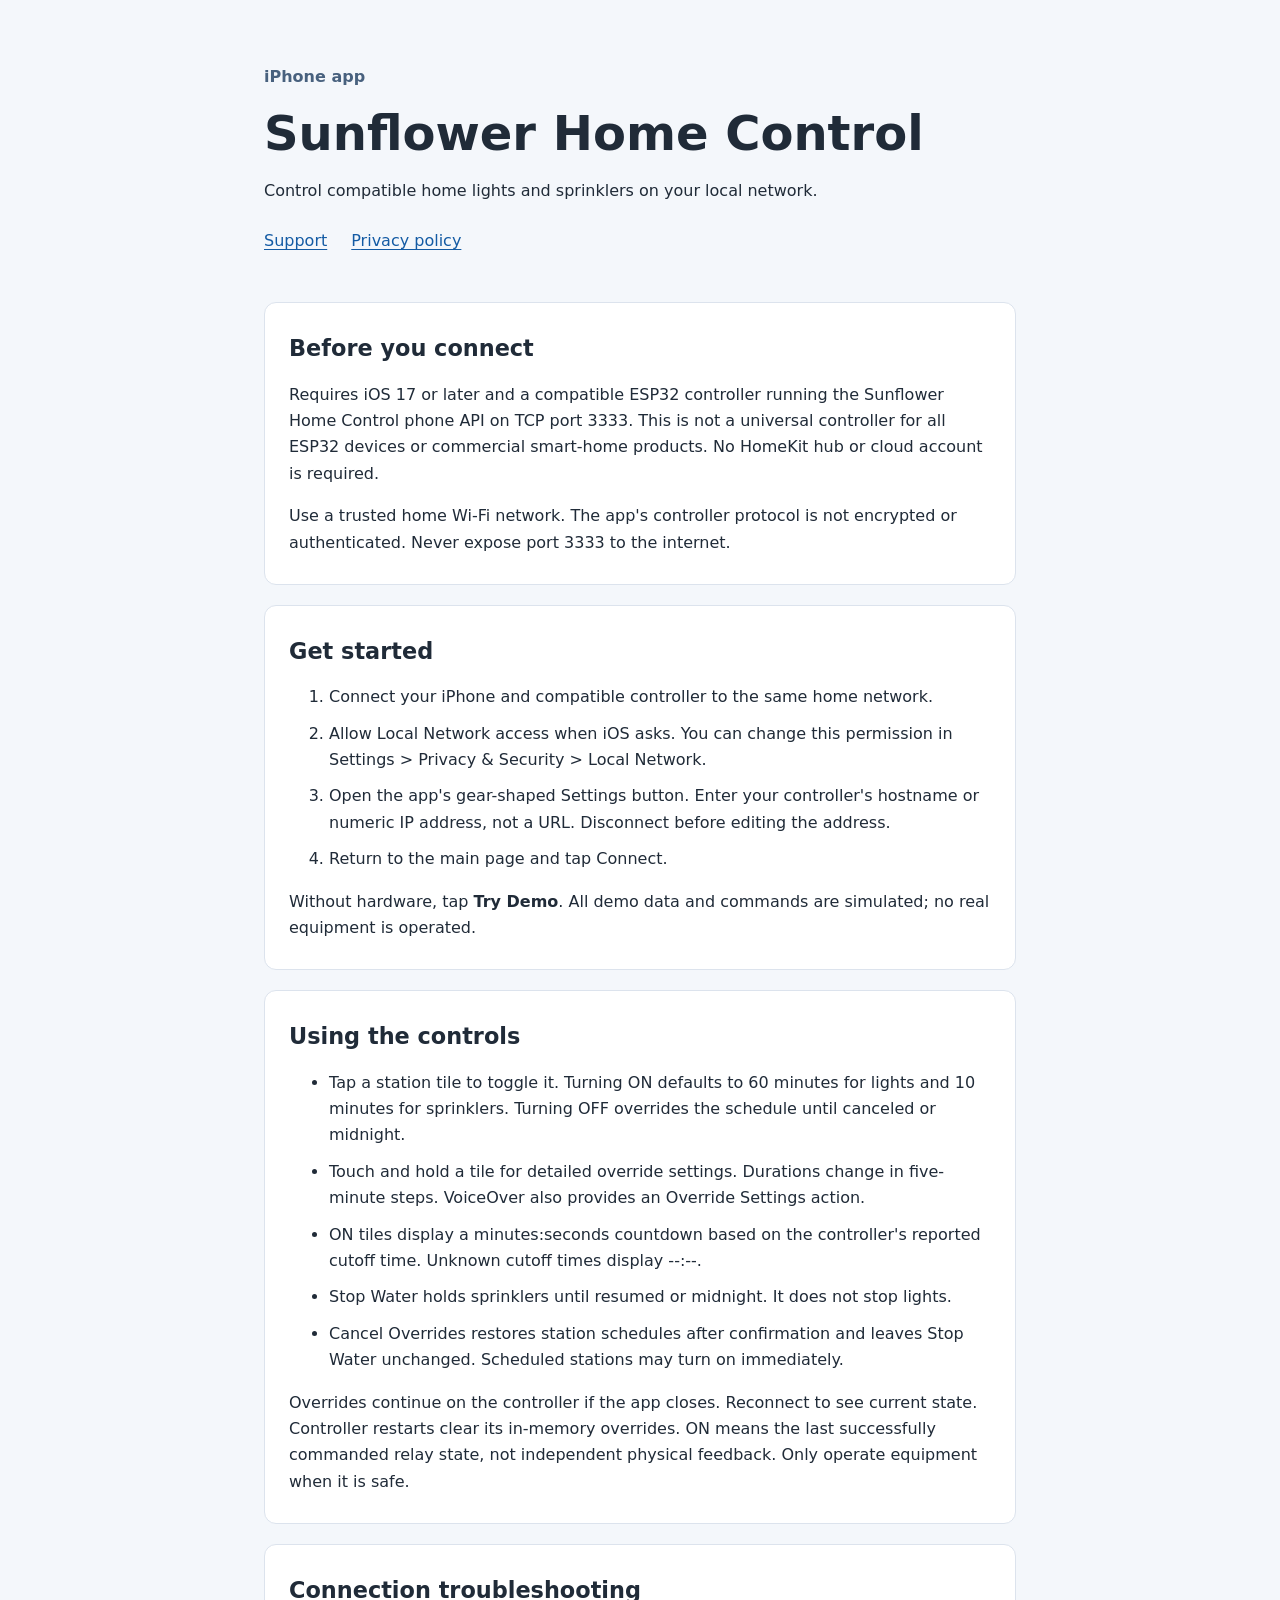
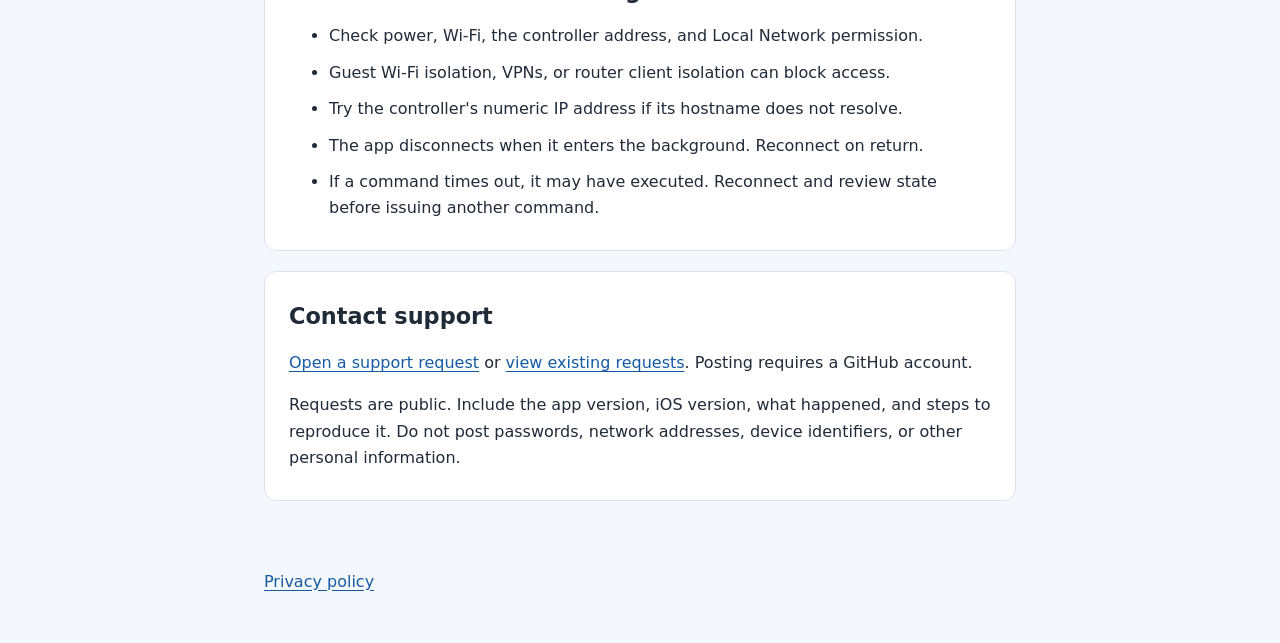
<file: index.html>
<!doctype html>
<html lang="en">
<head>
  <meta charset="utf-8">
  <meta name="viewport" content="width=device-width, initial-scale=1">
  <meta name="description" content="Setup and support for Sunflower Home Control for iPhone.">
  <title>Sunflower Home Control Support</title>
  <link rel="stylesheet" href="style.css">
</head>
<body>
  <header>
    <p class="eyebrow">iPhone app</p>
    <h1>Sunflower Home Control</h1>
    <p>Control compatible home lights and sprinklers on your local network.</p>
    <nav aria-label="Main"><a href="./" aria-current="page">Support</a><a href="privacy.html">Privacy policy</a></nav>
  </header>
  <main>
    <section>
      <h2>Before you connect</h2>
      <p>Requires iOS 17 or later and a compatible ESP32 controller running the
        Sunflower Home Control phone API on TCP port 3333. This is not a universal
        controller for all ESP32 devices or commercial smart-home products.
        No HomeKit hub or cloud account is required.</p>
      <p>Use a trusted home Wi-Fi network. The app's controller protocol is not
        encrypted or authenticated. Never expose port 3333 to the internet.</p>
    </section>
    <section>
      <h2>Get started</h2>
      <ol>
        <li>Connect your iPhone and compatible controller to the same home network.</li>
        <li>Allow Local Network access when iOS asks. You can change this permission
          in Settings &gt; Privacy &amp; Security &gt; Local Network.</li>
        <li>Open the app's gear-shaped Settings button. Enter your controller's hostname
          or numeric IP address, not a URL. Disconnect before editing the address.</li>
        <li>Return to the main page and tap Connect.</li>
      </ol>
      <p>Without hardware, tap <strong>Try Demo</strong>. All demo data and commands
        are simulated; no real equipment is operated.</p>
    </section>
    <section>
      <h2>Using the controls</h2>
      <ul>
        <li>Tap a station tile to toggle it. Turning ON defaults to 60 minutes for
          lights and 10 minutes for sprinklers. Turning OFF overrides the schedule
          until canceled or midnight.</li>
        <li>Touch and hold a tile for detailed override settings. Durations change
          in five-minute steps. VoiceOver also provides an Override Settings action.</li>
        <li>ON tiles display a minutes:seconds countdown based on the controller's
          reported cutoff time. Unknown cutoff times display --:--.</li>
        <li>Stop Water holds sprinklers until resumed or midnight. It does not stop lights.</li>
        <li>Cancel Overrides restores station schedules after confirmation and leaves
          Stop Water unchanged. Scheduled stations may turn on immediately.</li>
      </ul>
      <p>Overrides continue on the controller if the app closes. Reconnect to see
        current state. Controller restarts clear its in-memory overrides.
        ON means the last successfully commanded relay state, not independent
        physical feedback. Only operate equipment when it is safe.</p>
    </section>
    <section>
      <h2>Connection troubleshooting</h2>
      <ul>
        <li>Check power, Wi-Fi, the controller address, and Local Network permission.</li>
        <li>Guest Wi-Fi isolation, VPNs, or router client isolation can block access.</li>
        <li>Try the controller's numeric IP address if its hostname does not resolve.</li>
        <li>The app disconnects when it enters the background. Reconnect on return.</li>
        <li>If a command times out, it may have executed. Reconnect and review state
          before issuing another command.</li>
      </ul>
    </section>
    <section>
      <h2>Contact support</h2>
      <p><a href="https://github.com/tap22sf/sunflower-home-control-support/issues/new">Open a support request</a>
        or <a href="https://github.com/tap22sf/sunflower-home-control-support/issues">view existing requests</a>.
        Posting requires a GitHub account.</p>
      <p>Requests are public. Include the app version, iOS version, what happened,
        and steps to reproduce it. Do not post passwords, network addresses,
        device identifiers, or other personal information.</p>
    </section>
  </main>
  <footer><a href="privacy.html">Privacy policy</a></footer>
</body>
</html>
</file>
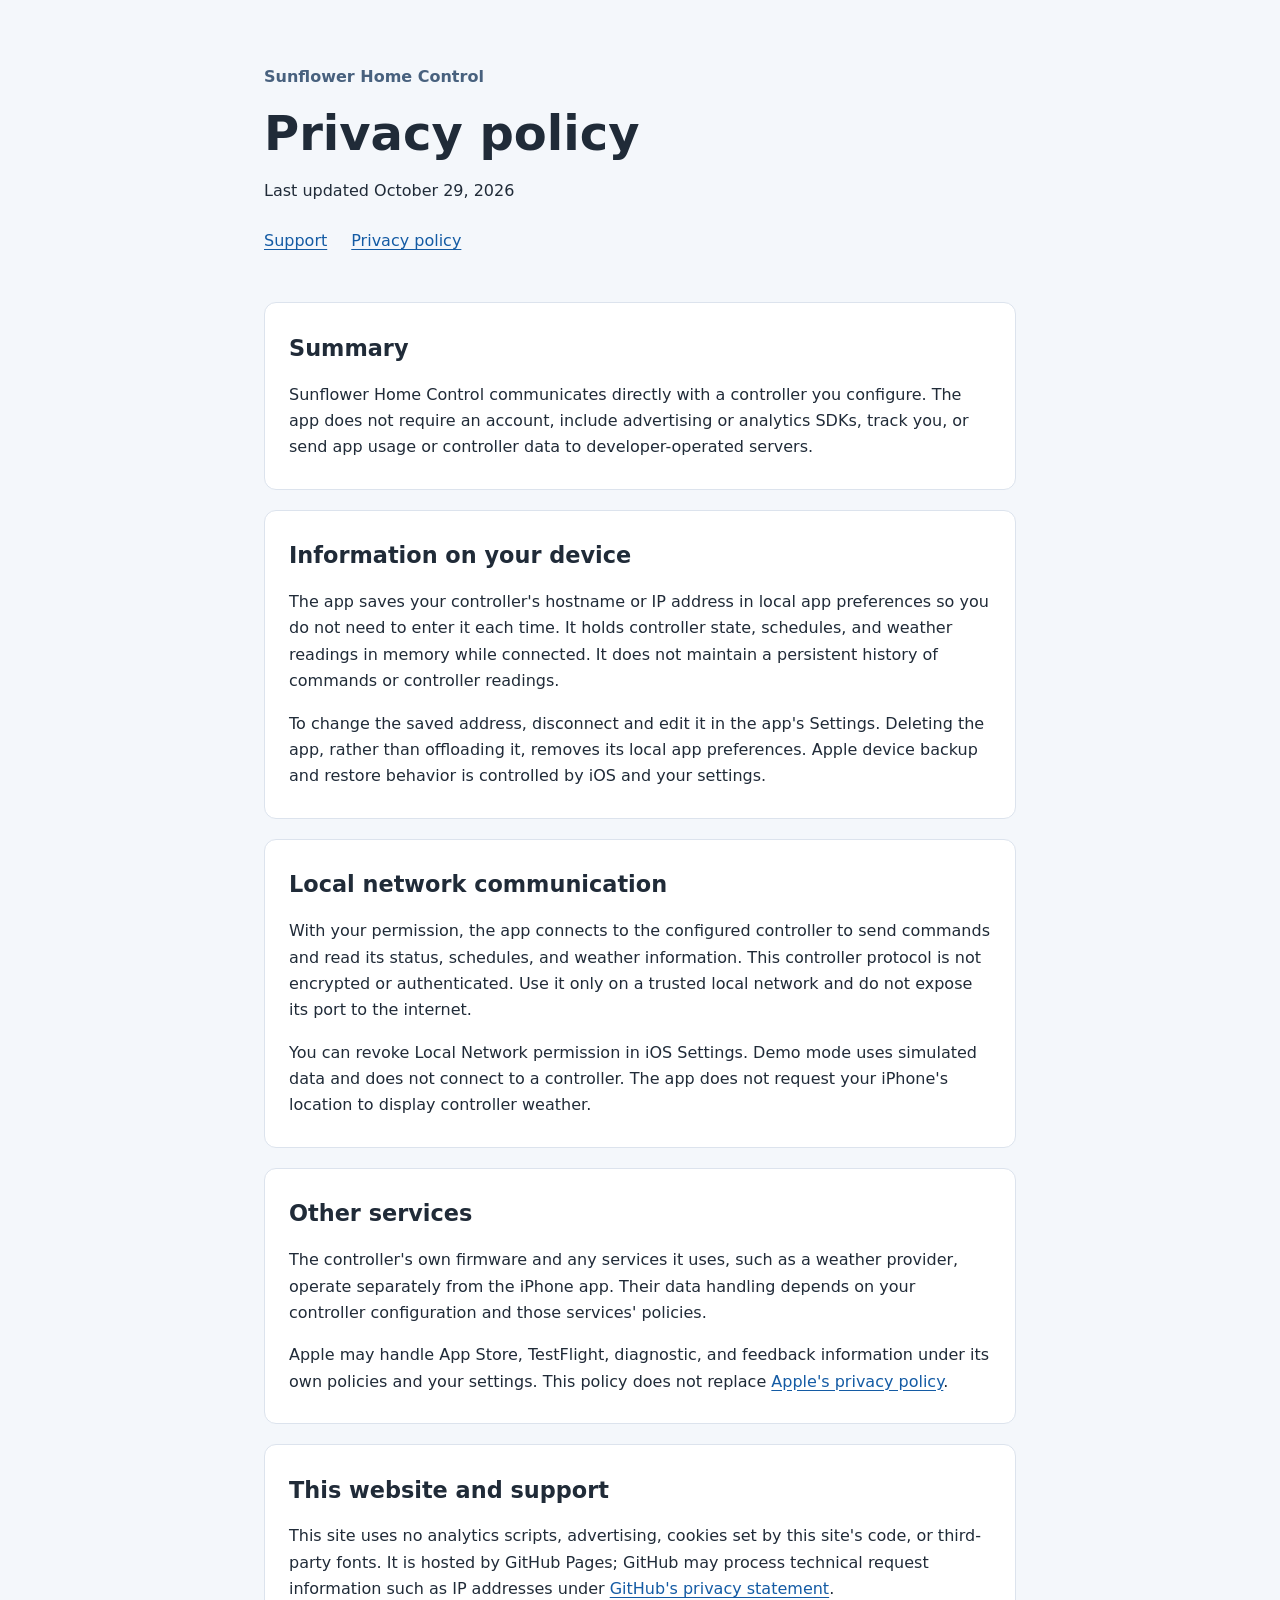
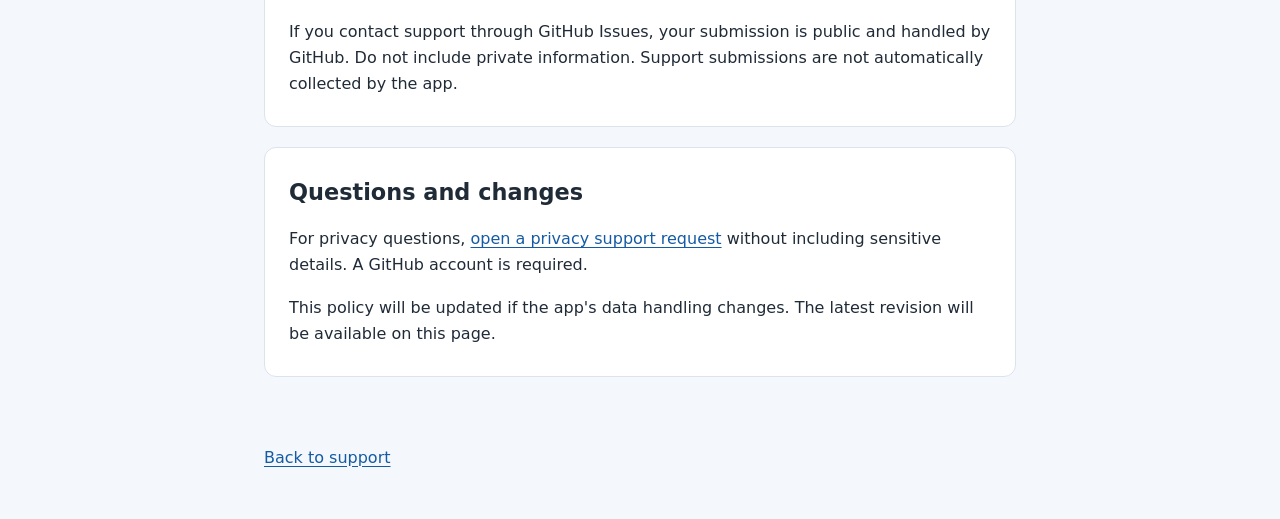
<file: privacy.html>
<!doctype html>
<html lang="en">
<head>
  <meta charset="utf-8">
  <meta name="viewport" content="width=device-width, initial-scale=1">
  <meta name="description" content="Privacy policy for the Sunflower Home Control iPhone app.">
  <title>Privacy Policy | Sunflower Home Control</title>
  <link rel="stylesheet" href="style.css">
</head>
<body>
  <header>
    <p class="eyebrow">Sunflower Home Control</p>
    <h1>Privacy policy</h1>
    <p>Last updated October 29, 2026</p>
    <nav aria-label="Main"><a href="./">Support</a><a href="privacy.html" aria-current="page">Privacy policy</a></nav>
  </header>
  <main>
    <section>
      <h2>Summary</h2>
      <p>Sunflower Home Control communicates directly with a controller you configure.
        The app does not require an account, include advertising or analytics SDKs,
        track you, or send app usage or controller data to developer-operated servers.</p>
    </section>
    <section>
      <h2>Information on your device</h2>
      <p>The app saves your controller's hostname or IP address in local app preferences
        so you do not need to enter it each time. It holds controller state, schedules,
        and weather readings in memory while connected. It does not maintain a
        persistent history of commands or controller readings.</p>
      <p>To change the saved address, disconnect and edit it in the app's Settings.
        Deleting the app, rather than offloading it, removes its local app preferences.
        Apple device backup and restore behavior is controlled by iOS and your settings.</p>
    </section>
    <section>
      <h2>Local network communication</h2>
      <p>With your permission, the app connects to the configured controller to send
        commands and read its status, schedules, and weather information.
        This controller protocol is not encrypted or authenticated. Use it only
        on a trusted local network and do not expose its port to the internet.</p>
      <p>You can revoke Local Network permission in iOS Settings. Demo mode uses
        simulated data and does not connect to a controller. The app does not request
        your iPhone's location to display controller weather.</p>
    </section>
    <section>
      <h2>Other services</h2>
      <p>The controller's own firmware and any services it uses, such as a weather
        provider, operate separately from the iPhone app. Their data handling depends
        on your controller configuration and those services' policies.</p>
      <p>Apple may handle App Store, TestFlight, diagnostic, and feedback information
        under its own policies and your settings. This policy does not replace
        <a href="https://www.apple.com/legal/privacy/">Apple's privacy policy</a>.</p>
    </section>
    <section>
      <h2>This website and support</h2>
      <p>This site uses no analytics scripts, advertising, cookies set by this site's
        code, or third-party fonts. It is hosted by GitHub Pages; GitHub may process
        technical request information such as IP addresses under
        <a href="https://docs.github.com/en/site-policy/privacy-policies/github-general-privacy-statement">GitHub's privacy statement</a>.</p>
      <p>If you contact support through GitHub Issues, your submission is public
        and handled by GitHub. Do not include private information.
        Support submissions are not automatically collected by the app.</p>
    </section>
    <section>
      <h2>Questions and changes</h2>
      <p>For privacy questions, <a href="https://github.com/tap22sf/sunflower-home-control-support/issues/new">open a privacy support request</a>
        without including sensitive details. A GitHub account is required.</p>
      <p>This policy will be updated if the app's data handling changes.
        The latest revision will be available on this page.</p>
    </section>
  </main>
  <footer><a href="./">Back to support</a></footer>
</body>
</html>
</file>
<file: style.css>
:root {
  color-scheme: light dark;
  font-family: system-ui, -apple-system, sans-serif;
  line-height: 1.65;
  color: #202b38;
  background: #f4f7fb;
}
* { box-sizing: border-box; }
body { margin: 0; }
header, main, footer { max-width: 800px; margin: auto; padding: 24px; }
header { padding-top: 48px; }
h1 { line-height: 1.15; font-size: clamp(2rem, 6vw, 3rem); margin: 8px 0 16px; }
h2 { line-height: 1.3; font-size: 1.4rem; }
.eyebrow { color: #48617e; font-weight: 650; }
nav { display: flex; flex-wrap: wrap; gap: 24px; margin-top: 24px; }
a { color: #145ba4; text-underline-offset: 3px; }
a:hover { text-decoration-thickness: 2px; }
a:focus-visible { outline: 3px solid #c18b00; outline-offset: 4px; }
section { background: #fff; padding: 12px 24px; margin-bottom: 20px; border: 1px solid #dce3ed; border-radius: 12px; }
li { margin-block: 10px; }
footer { padding-bottom: 48px; }
@media (prefers-color-scheme: dark) {
  :root { color: #e7edf5; background: #101923; }
  section { background: #192532; border-color: #35485c; }
  a { color: #91c7ff; }
  .eyebrow { color: #b8cce3; }
}
</file>
